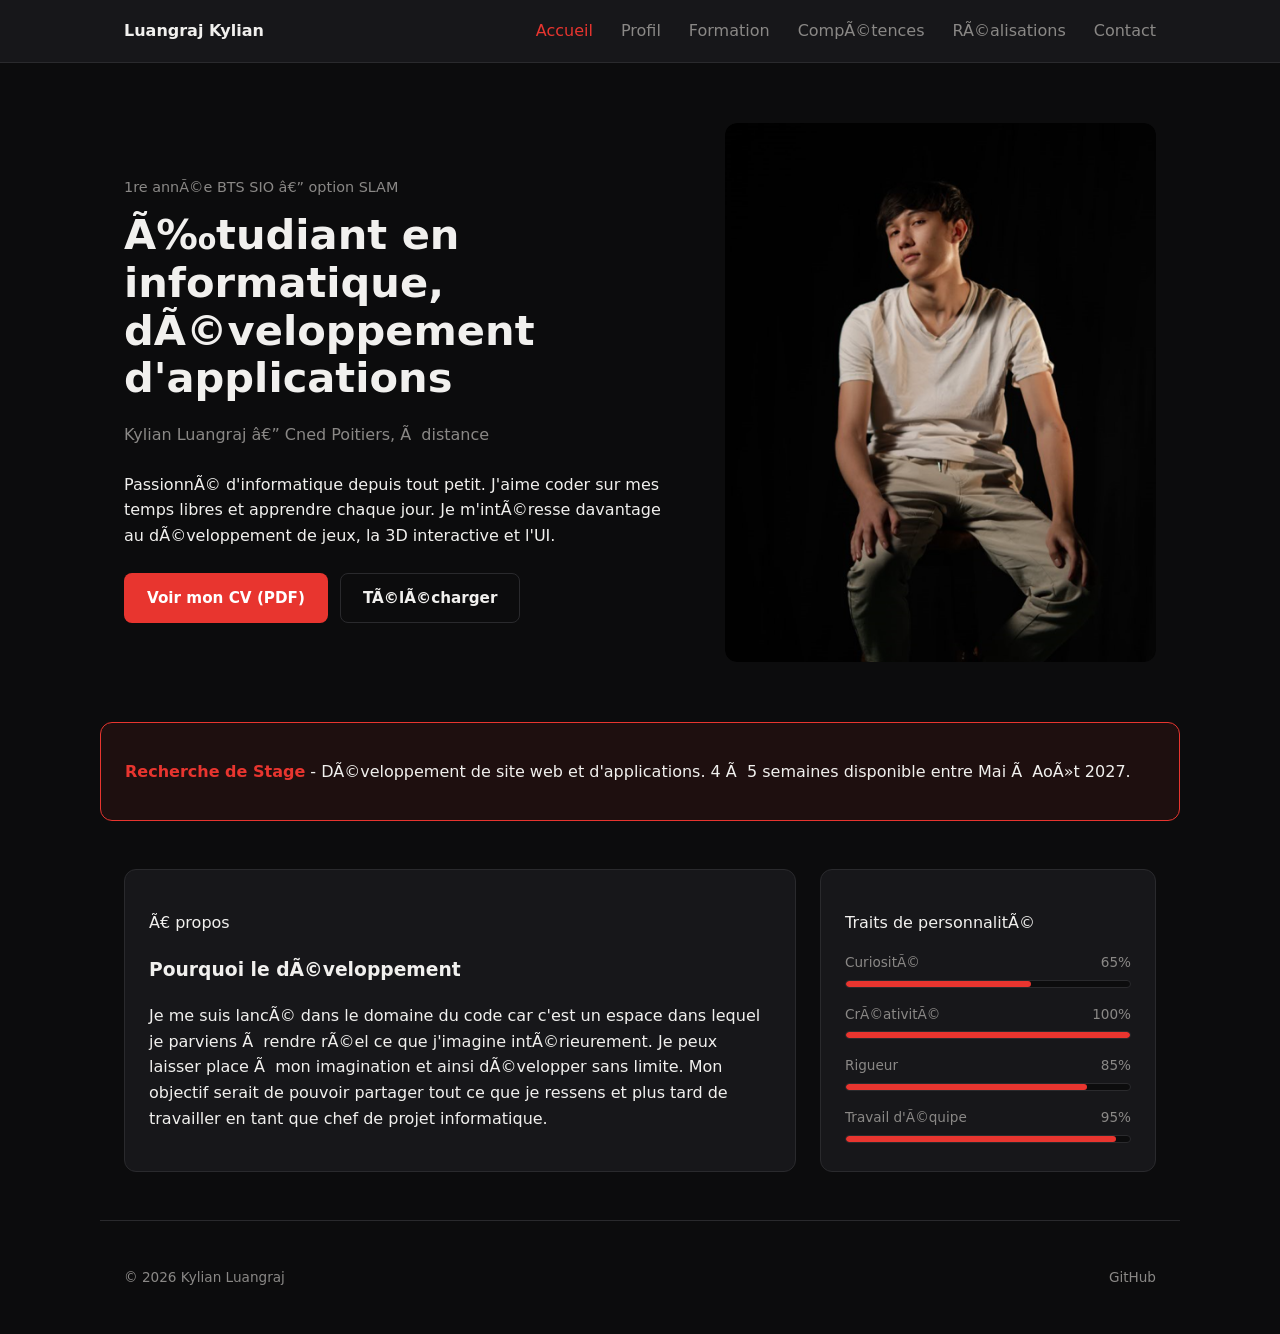
<file: index.html>
<!-- Structure de base d'une page HTML -->
<!DOCTYPE html>
<html lang="fr">
<head>
    <meta charset="UTS-8">
    <meta name="viewport" content="width=device-width, initial-scale=1.0">
    <title> Luangraj Kylian - Étudiant en développement d'applications </title>
    <link rel="stylesheet" href="assets/css/style.css">

</head>
<body>
<header class="site-header">
    <!-- Développement de la navigation par liste ul et li en les stylisant ensuite dans le css. -->

    <nav class="nav">
        <a href="index.html" class="nav-mark"> Luangraj Kylian</a>
        <button class="nav-toggle" aria-label="Ouvrir le menu" aria-expanded="false">☰</button>
        <ul class="nav-links">
            <!-- Utilisation de aria-current="page" Pour définir dans le css sur quelle page nous sommes actuellement dans le but que sur la nav, le bouton Accueil dans le cas de cette page soit en rouge comparer aux autres. -->
            <li><a href="index.html" aria-current="page"> Accueil</a></li>
            <li><a href="profil.html"> Profil</a></li>
            <li><a href="formation.html"> Formation</a></li>
            <li><a href="competence.html"> Compétences</a></li>
            <li><a href="realisations.html"> Réalisations</a></li>
            <li><a href="contact.html"> Contact</a></li>
        </ul>
    </nav>
</header>
<!-- Présentation courte avec photo + texte de présentation sur moi. -->

<main>
    <section class="hero">
        <div class="hero-text">
            <p class="kicker">1re année BTS SIO — option SLAM</p>
            <h1>Étudiant en informatique, développement d'applications</h1>
            <p class="role">Kylian Luangraj — Cned Poitiers, à distance</p>
            <p>Passionné d'informatique depuis tout petit. J'aime coder sur mes temps libres et apprendre chaque jour. Je m'intéresse davantage au développement de jeux, la 3D interactive et l'UI.</p>
            <div class="btn-row">
                <a class="btn btn-primary" href="assets/cv/CV-Kylian-Luangraj.pdf" target="_blank" rel="noopener">Voir mon CV (PDF)</a>
                <a class="btn btn-ghost" href="assets/cv/CV-Kylian-Luangraj.pdf" download>Télécharger</a>
            </div>
        </div>
        <div class="hero-photo">
            <img src="assets/img/kylian-photo.png" alt="Portrait professionnel de Luangraj Kylian">
        </div>
    </section>
    <section>
        <!-- Call pour les recruteurs en leurs proposant le fait que je souhaite un stage de 4 à 5 semaines lors de l'année prochaine sur les domaines proposés. Il sera bien mis en avant dans un bloc de couleur entouré de rouge et le texte important aussi relevé comparer aux autres. -->
        <div class="call">
            <p><strong>Recherche de Stage</strong> - Développement de site web et d'applications. 4 à 5 semaines disponible entre Mai à Août 2027.</p>
        </div>
    </section>
    <!-- Un petit à propos dont j'ai eu l'idée de construire pour définir mes objectifs concrets ainsi que mes traits de personnalité pour que le recruteur connaisse réellement ma personne et mes points forts. -->
    <section>
        <div class="propos">
            <div class="card-propos">
            <p class="eyebrow">À propos</p> 
            <h3>Pourquoi le développement</h3>
            <p>Je me suis lancé dans le domaine du code car c'est un espace dans lequel je parviens à rendre réel ce que j'imagine intérieurement. Je peux laisser place à mon imagination et ainsi développer sans limite. Mon objectif serait de pouvoir partager tout ce que je ressens et plus tard de travailler en tant que chef de projet informatique.</p>
            </div>
            <div class="cards-liste">
                <p class="eyebrow">Traits de personnalité</p>
                <ul class="trait-liste">
                    <!-- Différents traits mis en avant, surtout des traits pouvant démontrer ma motivation à apprendre ainsi que ma facilité à pouvoir travailler avec n'importe qui. -->
                    <li class="trait">
                        <div class="trait-head"><span>Curiosité</span><span>65%</span></div>
                        <div class="trait-bar"><div class="trait-fill" style="width:65%;"></div></div>
                    </li>
                    <li class="trait">
                        <div class="trait-head"><span>Créativité</span><span>100%</span></div>
                        <div class="trait-bar"><div class="trait-fill" style="width:100%;"></div></div>
                    </li>
                    <li class="trait">
                        <div class="trait-head"><span>Rigueur</span><span>85%</span></div>
                        <div class="trait-bar"><div class="trait-fill" style="width:85%;"></div></div>
                    </li>
                    <li class="trait">
                        <div class="trait-head"><span>Travail d'équipe</span><span>95%</span></div>
                        <div class="trait-bar"><div class="trait-fill" style="width:95%;"></div></div>
                    </li>
                </ul>
            </div>
        </div>
    </section>
</main>
<!-- Footer de la page ainsi que la redirection vers mon GitHub. -->

<footer>
    <p>&copy; 2026 Kylian Luangraj</p>
    <a href="https://github.com/SpectrionStudio" target="_blank" rel="noopener">GitHub</a>
</footer>
<script src="assets/js/main.js"></script>
</body>
</html>
</file>
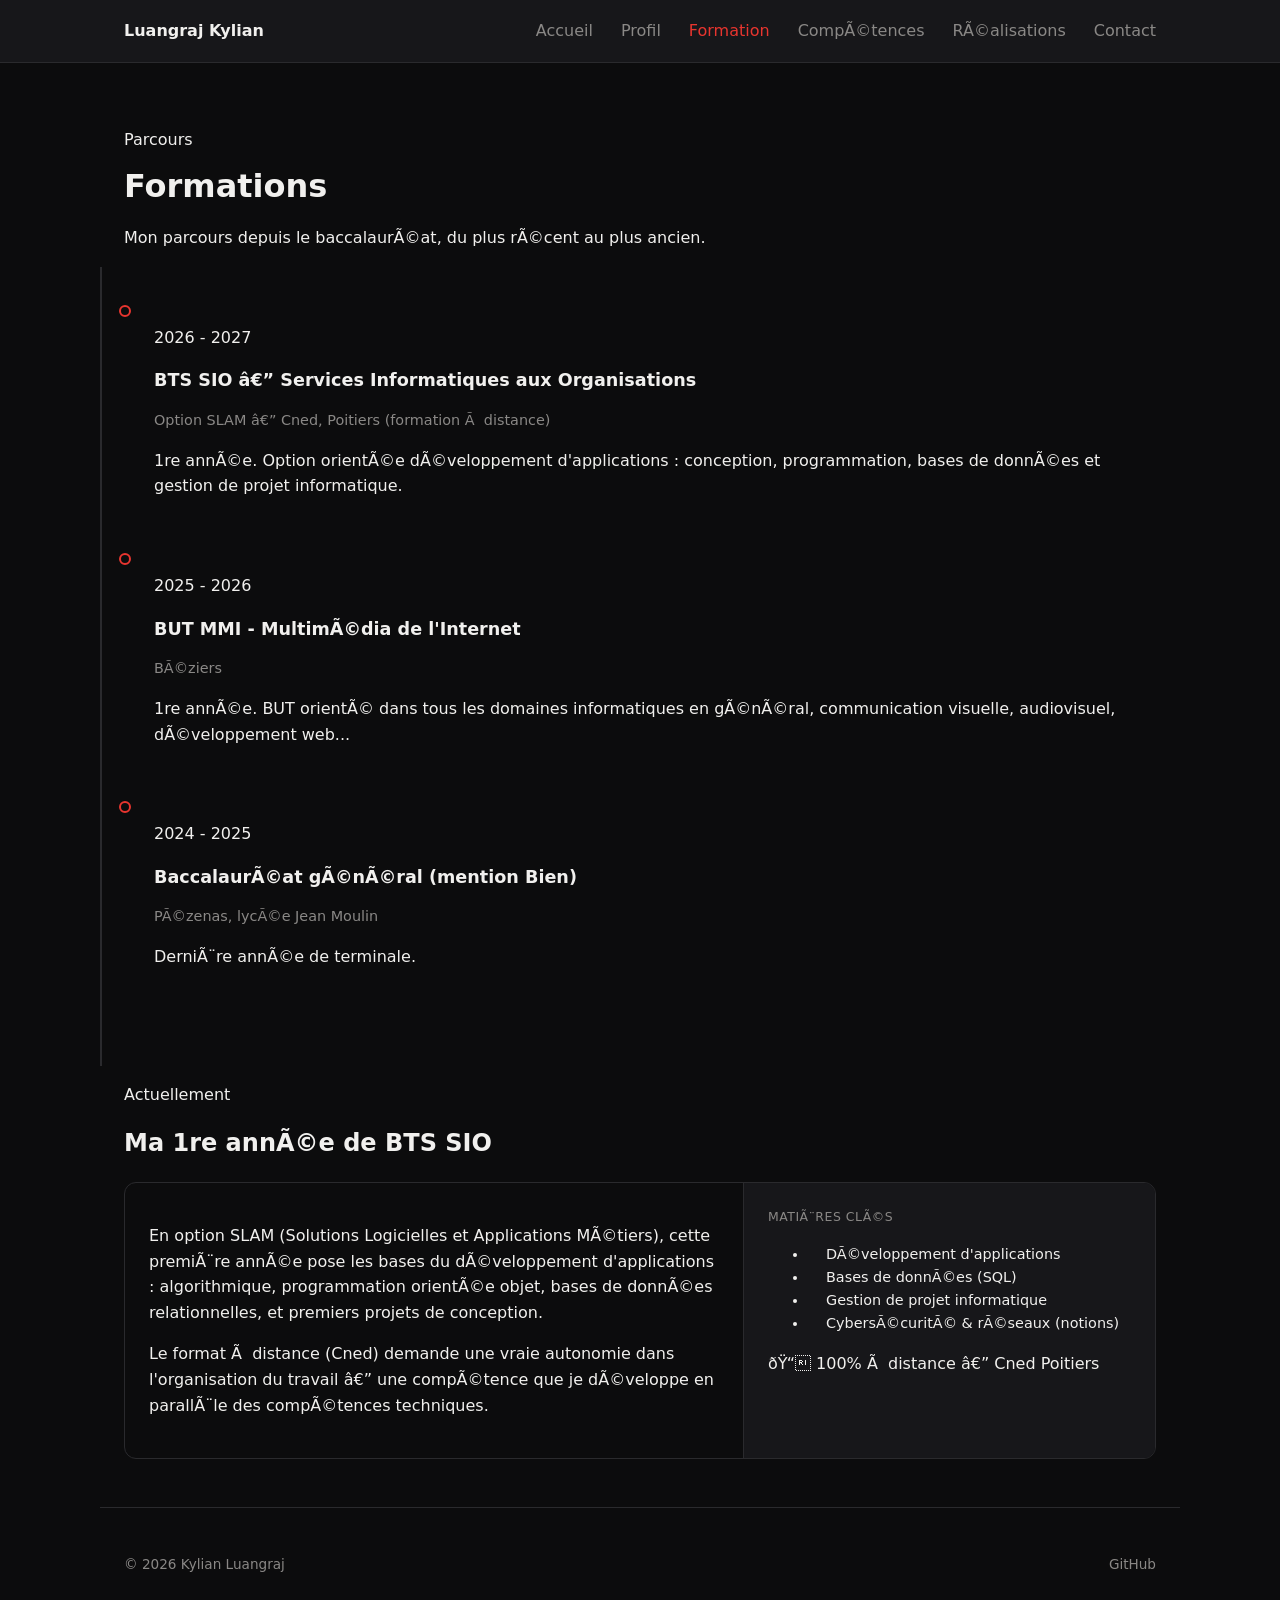
<file: formation.html>
<!-- Paragraphe de code de base une nouvelle fois. -->
<!DOCTYPE html>
<html lang="fr">
<head>
    <meta charset="UTS-8">
    <meta name="viewport" content="width=device-width, initial-scale=1.0">
    <title> Formation — Kylian Luangraj </title>
    <link rel="stylesheet" href="assets/css/style.css">

</head>
<body>
    <!-- Même navigation mais comme avant, on change concrètement où se trouve le aria current page pour le rouge se présentant sur cette nouvelle. -->
<header class="site-header">
    <nav class="nav">
        <a href="index.html" class="nav-mark"> Luangraj Kylian</a>
        <button class="nav-toggle" aria-label="Ouvrir le menu" aria-expanded="false">☰</button>
        <ul class="nav-links">
            <li><a href="index.html"> Accueil</a></li>
            <li><a href="profil.html"> Profil</a></li>
            <li><a href="formation.html" aria-current="page"> Formation</a></li>
            <li><a href="competence.html"> Compétences</a></li>
            <li><a href="realisations.html"> Réalisations</a></li>
            <li><a href="contact.html"> Contact</a></li>
        </ul>
    </nav>
</header>
<main>
<!-- Petite présentation de page avec des textes dominants pour attirer l'oeil du visiteur. -->
    <section>
        <div class="section-head">
            <p class="eyebrow">Parcours</p>
            <h1>Formations</h1>
            <p>Mon parcours depuis le baccalauréat, du plus récent au plus ancien.</p>
        </div>
        <ol class="timeline">
            <li>
                <p class="periode">2026 - 2027</p>
                <h3>BTS SIO — Services Informatiques aux Organisations</h3>
                <p class="place">Option SLAM — Cned, Poitiers (formation à distance)</p>
                <p>1re année. Option orientée développement d'applications : conception, programmation, bases de données et gestion de projet informatique.</p>
            </li>

            <li>
                <p class="periode">2025 - 2026</p>
                <h3>BUT MMI - Multimédia de l'Internet</h3>
                <p class="place">Béziers</p>
                <p>1re année. BUT orienté dans tous les domaines informatiques en général, communication visuelle, audiovisuel, développement web...</p>
            </li>

            <li>
                <p class="periode">2024 - 2025</p>
                <h3>Baccalauréat général (mention Bien)</h3>
                <p class="place">Pézenas, lycée Jean Moulin</p>
                <p>Dernière année de terminale.</p>
            </li>
        </ol>
    </section>

   <div class="focus-wrap">
        <p class="eyebrow">Actuellement</p>
        <h2>Ma 1re année de BTS SIO</h2>
        <div class="focus-grid">
            <div class="focus-text">
                <p>En option SLAM (Solutions Logicielles et Applications Métiers), cette première année pose les bases du développement d'applications : algorithmique, programmation orientée objet, bases de données relationnelles, et premiers projets de conception.</p>
                <p>Le format à distance (Cned) demande une vraie autonomie dans l'organisation du travail — une compétence que je développe en parallèle des compétences techniques.</p>
            </div>
            <div class="focus-side">
                <p class="focus-side-label">Matières clés</p>
                <ul class="focus-matieres">
                    <li>Développement d'applications</li>
                    <li>Bases de données (SQL)</li>
                    <li>Gestion de projet informatique</li>
                    <li>Cybersécurité &amp; réseaux (notions)</li>
                </ul>
                <div class="focus-badge">📍 100% à distance — Cned Poitiers</div>
            </div>
        </div>
    </div>
</main>

<script src="assets/js/main.js"></script>
</body>
<footer>
    <p>&copy; 2026 Kylian Luangraj</p>
    <a href="https://github.com/SpectrionStudio" target="_blank" rel="noopener">GitHub</a>
</footer>
</file>
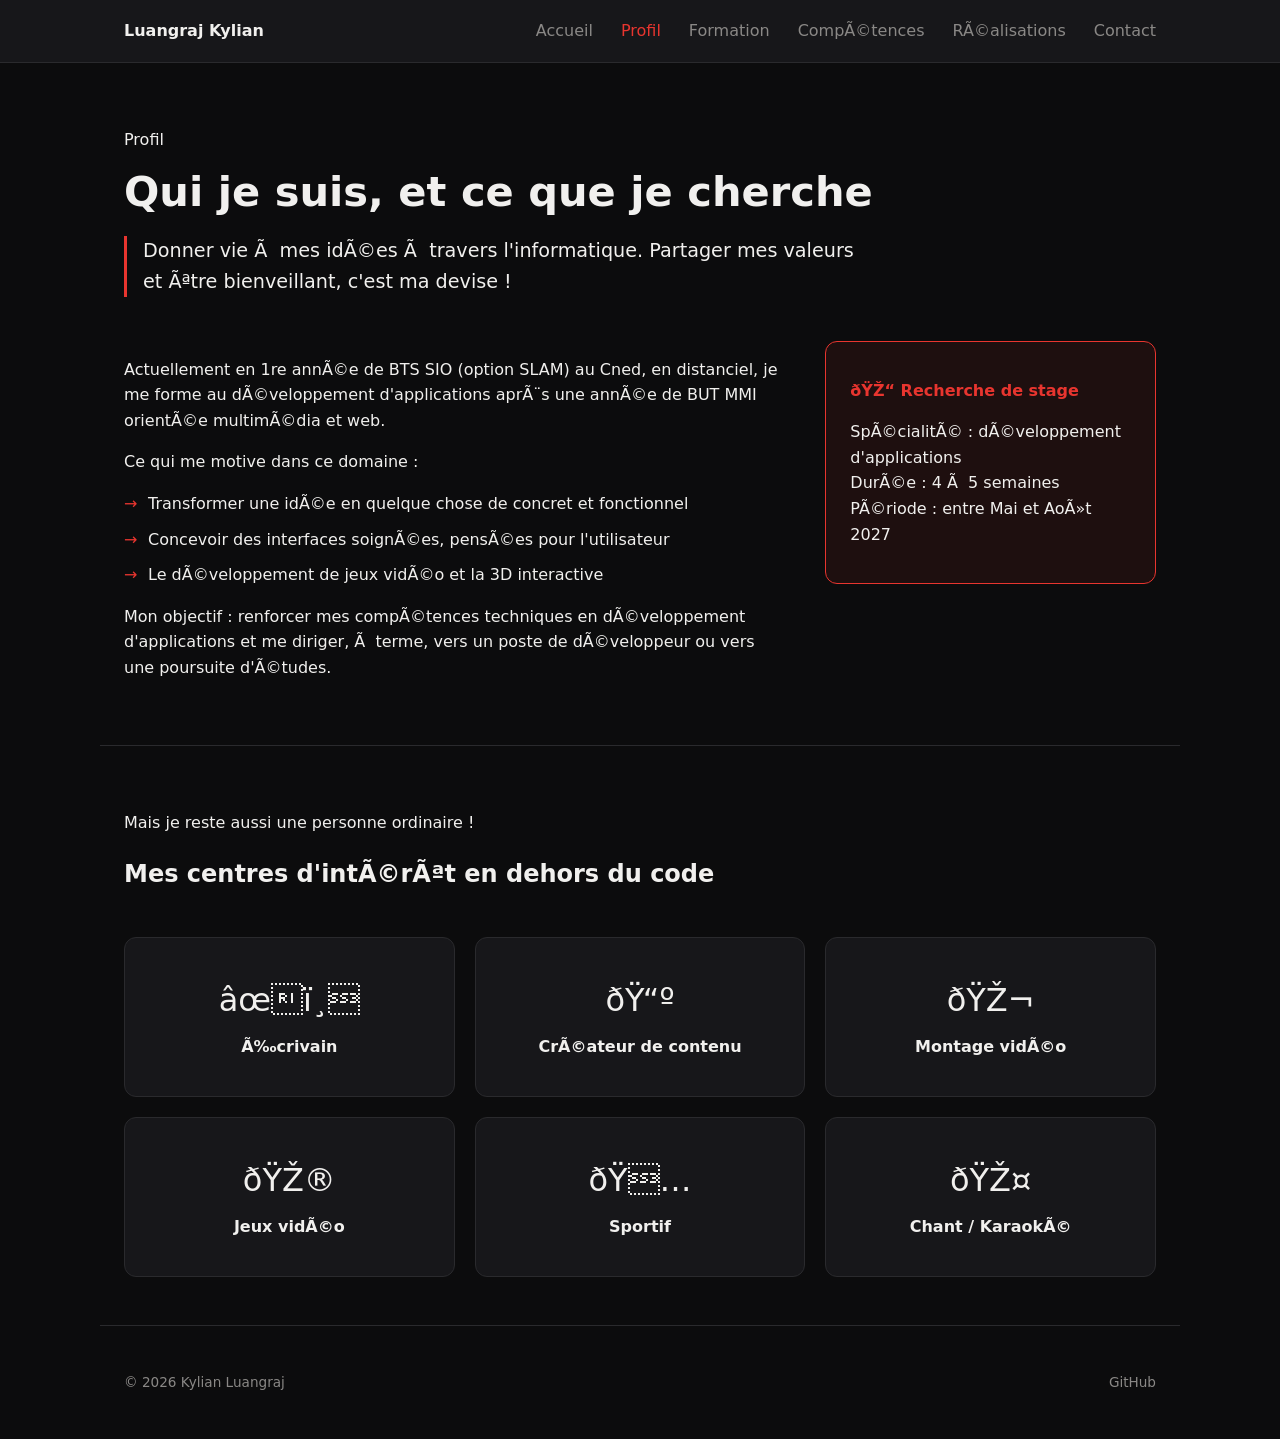
<file: profil.html>
<!DOCTYPE html>
<html lang="fr">
<head>
    <meta charset="UTS-8">
    <meta name="viewport" content="width=device-width, initial-scale=1.0">
    <title> Profil — Kylian Luangraj </title>
    <link rel="stylesheet" href="assets/css/style.css">

</head>
<body>
<header class="site-header">
    <nav class="nav">
        <a href="index.html" class="nav-mark"> Luangraj Kylian</a>
        <button class="nav-toggle" aria-label="Ouvrir le menu" aria-expanded="false">☰</button>
        <ul class="nav-links">
            <li><a href="index.html"> Accueil</a></li>
            <li><a href="profil.html" aria-current="page"> Profil</a></li>
            <li><a href="formation.html"> Formation</a></li>
            <li><a href="competence.html"> Compétences</a></li>
            <li><a href="realisations.html"> Réalisations</a></li>
            <li><a href="contact.html"> Contact</a></li>
        </ul>
    </nav>
</header> 

<main>
    <section>
        <!-- Je définis mes motivations ainsi que pourquoi concrètement je suis dans ce domaine. Le but est de pouvoir donner la raison pour laquelle je me passionne dans l'informatique et pourquoi il serait intéressant de me recruter sans avoir à douter de moi ou de mes raisons de travailler. -->
        <div class="profil-head">
            <p class="eyebrow">Profil</p>
            <h1>Qui je suis, et ce que je cherche</h1>
            <p class="accroche">Donner vie à mes idées à travers l'informatique. Partager mes valeurs et être bienveillant, c'est ma devise !</p>
        </div>

        <div class="profil-grid">
            <!-- Une simple decription de qui je suis ainsi qu'une petite liste intégrée dans le paragraphe pour ne pas donner cet effet de bloc par bloc. Cela fait un peu respirer le texte ainsi que la personne lisant le contenu. -->
            <div>
                <p>Actuellement en 1re année de BTS SIO (option SLAM) au Cned, en distanciel, je me forme au développement d'applications après une année de BUT MMI orientée multimédia et web.</p>
                <p>Ce qui me motive dans ce domaine :</p>
                <ul class="motiv-list">
                    <li>Transformer une idée en quelque chose de concret et fonctionnel</li>
                    <li>Concevoir des interfaces soignées, pensées pour l'utilisateur</li>
                    <li>Le développement de jeux vidéo et la 3D interactive</li>
                </ul>
                <p>Mon objectif : renforcer mes compétences techniques en développement d'applications et me diriger, à terme, vers un poste de développeur ou vers une poursuite d'études.</p>
            </div>
            <div class="call">
                <!-- Je mets un second Call car forcément c'est une chose que je recherche donc cela correspond au thème de la page une nouvelle fois. -->
                <p><strong>🎓 Recherche de stage</strong></p>
                <p>Spécialité : développement d'applications<br>
                Durée : 4 à 5 semaines<br>
                Période : entre Mai et Août 2027</p>
            </div>
        </div>
    </section>

<!-- Définition de différentes cartes hobbys que j'ai mis en place afin de pouvoir présenter mes activités en dehors des cours et pouvoir prouver que je suis quelqu'un pratiquant différentes choses totalement différentess. Ma polyvalence peut donc devenir un bon point à prendre pour les recruteurs. -->


    <section>
  <div class="interets-head">
    <p class="eyebrow">Mais je reste aussi une personne ordinaire !</p>
    <h2>Mes centres d'intérêt en dehors du code</h2>
  </div>

  <div class="interets-grid">
    <div class="flip-carte">
      <div class="flip-inner">
        <div class="flip-front">
          <span class="flip-icone">✍️</span>
          <p class="flip-title">Écrivain</p>
        </div>
        <div class="flip-back">
          <p>J'écris un roman Light Novel depuis 8 ans — c'est ce qui a le plus développé mon imagination et ma créativité.</p>
        </div>
      </div>
    </div>

    <div class="flip-carte">
      <div class="flip-inner">
        <div class="flip-front">
          <span class="flip-icone">📺</span>
          <p class="flip-title">Créateur de contenu</p>
        </div>
        <div class="flip-back">
          <p>Je gère plusieurs chaînes sur YouTube, Twitch et d'autres plateformes.</p>
        </div>
      </div>
    </div>

    <div class="flip-carte">
      <div class="flip-inner">
        <div class="flip-front">
          <span class="flip-icone">🎬</span>
          <p class="flip-title">Montage vidéo</p>
        </div>
        <div class="flip-back">
          <p>Pour ma chaîne YouTube, je monte mes vidéos moi-même avec Wondershare Filmora.</p>
        </div>
      </div>
    </div>

    <div class="flip-carte">
      <div class="flip-inner">
        <div class="flip-front">
          <span class="flip-icone">🎮</span>
          <p class="flip-title">Jeux vidéo</p>
        </div>
        <div class="flip-back">
          <p>Je joue beaucoup, en m'intéressant à la construction des jeux eux-mêmes — ça m'a donné envie de créer les miens en 2D.</p>
        </div>
      </div>
    </div>

    <div class="flip-carte">
      <div class="flip-inner">
        <div class="flip-front">
          <span class="flip-icone">🏅</span>
          <p class="flip-title">Sportif</p>
        </div>
        <div class="flip-back">
          <p>Football, handball, baseball, natation, musculation — plusieurs sports pratiqués au fil du temps.</p>
        </div>
      </div>
    </div>

    <div class="flip-carte">
        <div class="flip-inner">
            <div class="flip-front">
                <span class="flip-icone">🎤</span>
                <p class="flip-title">Chant / Karaoké</p>
            </div>
            <div class="flip-back">
                <p>Je double et chante en plusieurs langues — anglais, français et japonais.</p>
            </div>
        </div>
    </div>
  </div>

</section>
</main>
<!-- Le footer une nouvelle fois. -->
<footer>
    <p>&copy; 2026 Kylian Luangraj</p>
    <a href="https://github.com/SpectrionStudio" target="_blank" rel="noopener">GitHub</a>
</footer>
<script src="assets/js/main.js"></script>
</body>
</html>
</file>
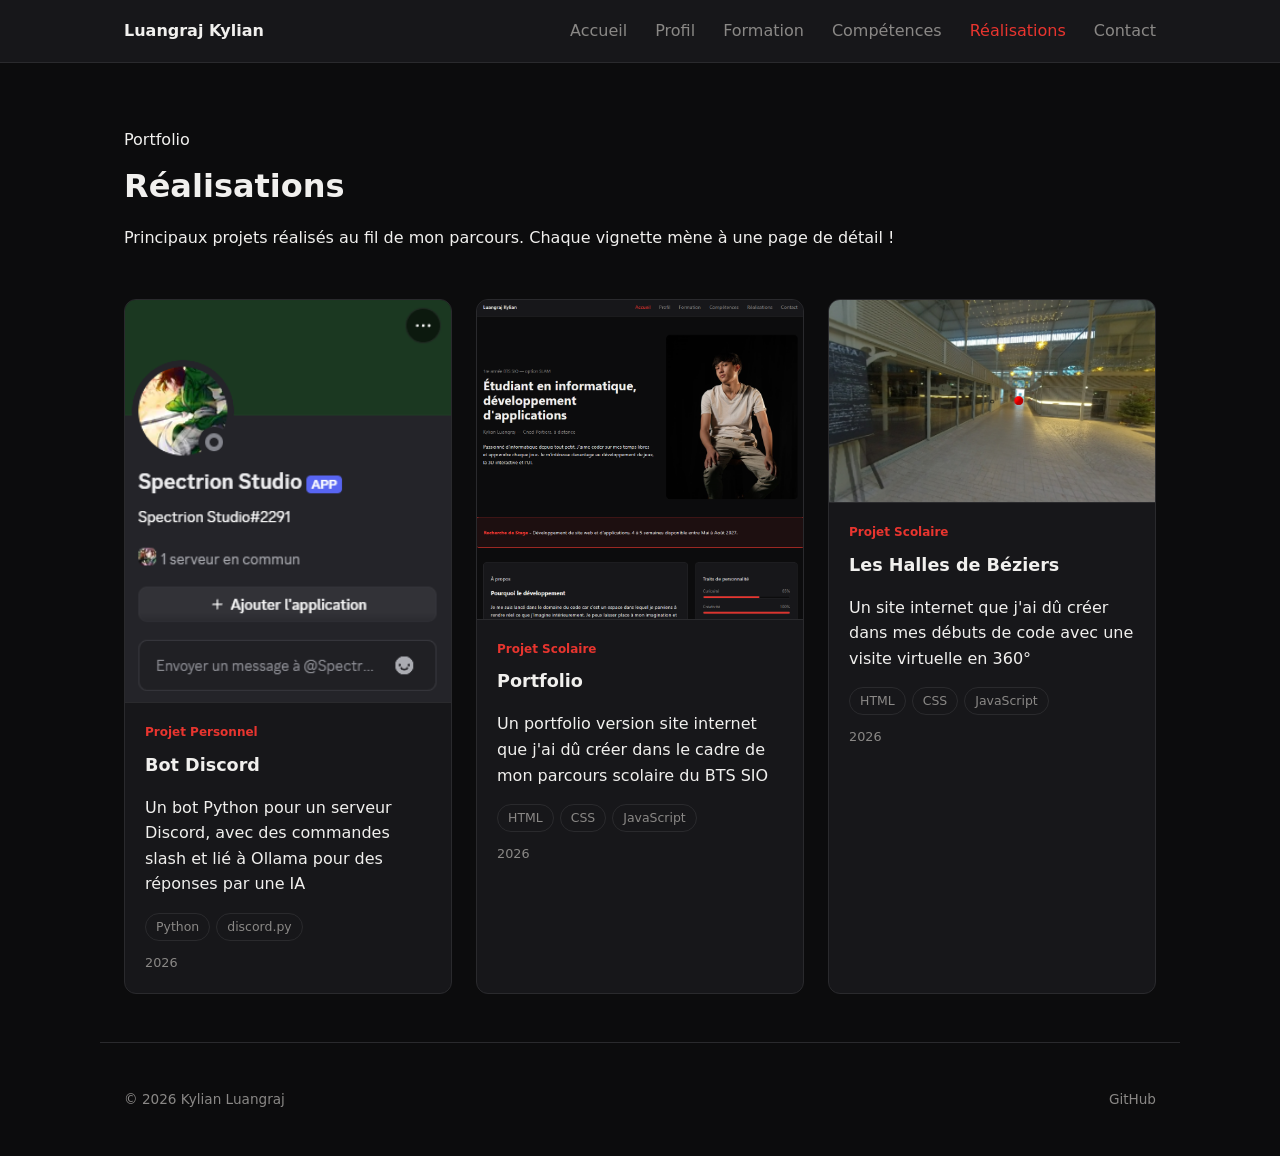
<file: realisations.html>
<!DOCTYPE html>
<html lang="fr">
<head>
<meta charset="UTF-8">
<meta name="viewport" content="width=device-width, initial-scale=1.0">
<title>Réalisations — Kylian Luangraj</title>
<link rel="stylesheet" href="assets/css/style.css">
</head>
<body>

<header class="site-header">
    <nav class="nav">
        <a href="index.html" class="nav-mark"> Luangraj Kylian</a>
        <button class="nav-toggle" aria-label="Ouvrir le menu" aria-expanded="false">☰</button>
        <ul class="nav-links">
            <li><a href="index.html"> Accueil</a></li>
            <li><a href="profil.html"> Profil</a></li>
            <li><a href="formation.html"> Formation</a></li>
            <li><a href="competence.html"> Compétences</a></li>
            <li><a href="realisations.html" aria-current="page"> Réalisations</a></li>
            <li><a href="contact.html"> Contact</a></li>
        </ul>
    </nav>
</header>

<main>
  <section>
    <div class="section-head">
      <p class="eyebrow">Portfolio</p>
      <h1>Réalisations</h1>
      <p>Principaux projets réalisés au fil de mon parcours. Chaque vignette mène à une page de détail !</p>
    </div>

    <div class="projets-grid">

      <a class="projet-carte" href="realisations/discord-bot.html">
        <div class="projet-miniature">
          <img src="assets/img/Riyobot.png" alt="Capture de présentation du bot discord">
        </div>
        <div class="projet-corps">
          <p class="projet-cat">Projet Personnel</p>
          <h2>Bot Discord</h2>
          <p>Un bot Python pour un serveur Discord, avec des commandes slash et lié à Ollama pour des réponses par une IA</p>
          <ul class="projet-techs">
            <li>Python</li>
            <li>discord.py</li>
          </ul>
          <p class="projet-date">2026</p>
        </div>
      </a>

      <a class="projet-carte" href="realisations/portfolio.html">
        <div class="projet-miniature">
          <img src="assets/img/portfolio capture.png" alt="Capture de présentation du projet portfolio">
        </div>
        <div class="projet-corps">
          <p class="projet-cat">Projet Scolaire</p>
          <h2>Portfolio</h2>
          <p>Un portfolio version site internet que j'ai dû créer dans le cadre de mon parcours scolaire du BTS SIO</p>
          <ul class="projet-techs">
            <li>HTML</li>
            <li>CSS</li>
            <li>JavaScript</li>
          </ul>
          <p class="projet-date">2026</p>
        </div>
      </a>

      <a class="projet-carte" href="realisations/Halles.html">
        <div class="projet-miniature">
          <img src="assets/img/halles2.png" alt="Capture de présentation du site des halles de béziers">
        </div>
        <div class="projet-corps">
          <p class="projet-cat">Projet Scolaire</p>
          <h2>Les Halles de Béziers</h2>
          <p>Un site internet que j'ai dû créer dans mes débuts de code avec une visite virtuelle en 360°</p>
          <ul class="projet-techs">
            <li>HTML</li>
            <li>CSS</li>
            <li>JavaScript</li>
          </ul>
          <p class="projet-date">2026</p>
        </div>
      </a>
    </div>
  </section>
</main>




</main>

<footer>
    <p>&copy; 2026 Kylian Luangraj</p>
    <a href="https://github.com/SpectrionStudio" target="_blank" rel="noopener">GitHub</a>
</footer>
<script src="assets/js/main.js"></script>

</body>
</html>
</file>
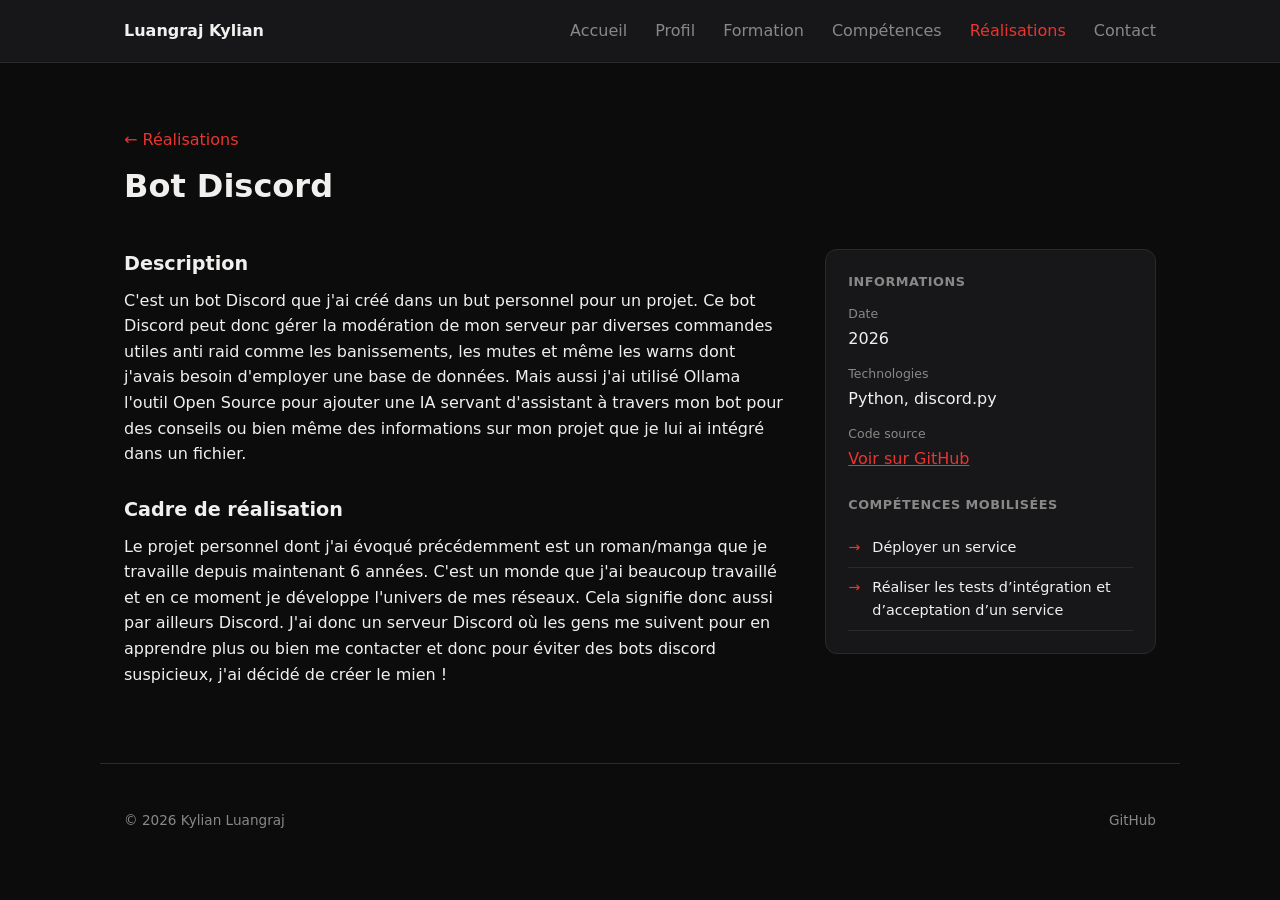
<file: realisations/discord-bot.html>
<!DOCTYPE html>
<html lang="fr">
<head>
<meta charset="UTF-8">
<meta name="viewport" content="width=device-width, initial-scale=1.0">
<title>Bot Discord — Kylian Luangraj</title>
<link rel="stylesheet" href="../assets/css/style.css">
</head>
<body>

<header class="site-header">
    <nav class="nav">
        <a href="index.html" class="nav-mark"> Luangraj Kylian</a>
        <button class="nav-toggle" aria-label="Ouvrir le menu" aria-expanded="false">☰</button>
        <ul class="nav-links">
            <li><a href="../index.html"> Accueil</a></li>
            <li><a href="../profil.html"> Profil</a></li>
            <li><a href="../formation.html"> Formation</a></li>
            <li><a href="../competence.html"> Compétences</a></li>
            <li><a href="../realisations.html" aria-current="page"> Réalisations</a></li>
            <li><a href="../contact.html"> Contact</a></li>
        </ul>
    </nav>
</header>

<main>
  <section>
    <div class="section-head">
      <p class="eyebrow"><a href="../realisations.html">← Réalisations</a></p>
      <h1>Bot Discord</h1>
    </div>

    <div class="detail-grid">
      <div class="detail-texte">
        <h2>Description</h2>
        <p>C'est un bot Discord que j'ai créé dans un but personnel pour un projet. Ce bot Discord peut donc gérer la modération de mon serveur par diverses commandes utiles anti raid comme les banissements, les mutes et même les warns dont j'avais besoin d'employer une base de données. Mais aussi j'ai utilisé Ollama l'outil Open Source pour ajouter une IA servant d'assistant à travers mon bot pour des conseils ou bien même des informations sur mon projet que je lui ai intégré dans un fichier.</p>

        <h2>Cadre de réalisation</h2>
        <p>Le projet personnel dont j'ai évoqué précédemment est un roman/manga que je travaille depuis maintenant 6 années. C'est un monde que j'ai beaucoup travaillé et en ce moment je développe l'univers de mes réseaux. Cela signifie donc aussi par ailleurs Discord. J'ai donc un serveur Discord où les gens me suivent pour en apprendre plus ou bien me contacter et donc pour éviter des bots discord suspicieux, j'ai décidé de créer le mien !</p>
      </div>

      <aside class="detail-infos">
        <h3>Informations</h3>
        <dl>
          <dt>Date</dt>
          <dd>2026</dd>
          <dt>Technologies</dt>
          <dd>Python, discord.py</dd>
          <dt>Code source</dt>
          <dd><a href="https://github.com/SpectrionStudio/discord-bot" target="_blank" rel="noopener">Voir sur GitHub</a></dd>
        </dl>

        <h3>Compétences mobilisées</h3>
        <ul class="comp-liste">
          <li>Déployer un service</li>
          <li>Réaliser les tests d’intégration et d’acceptation d’un service</li>

        </ul>
      </aside>
    </div>
  </section>
</main>

<footer>
    <p>&copy; 2026 Kylian Luangraj</p>
    <a href="https://github.com/SpectrionStudio" target="_blank" rel="noopener">GitHub</a>
</footer>
<script src="../assets/js/main.js"></script>

</body>
</html>
</file>
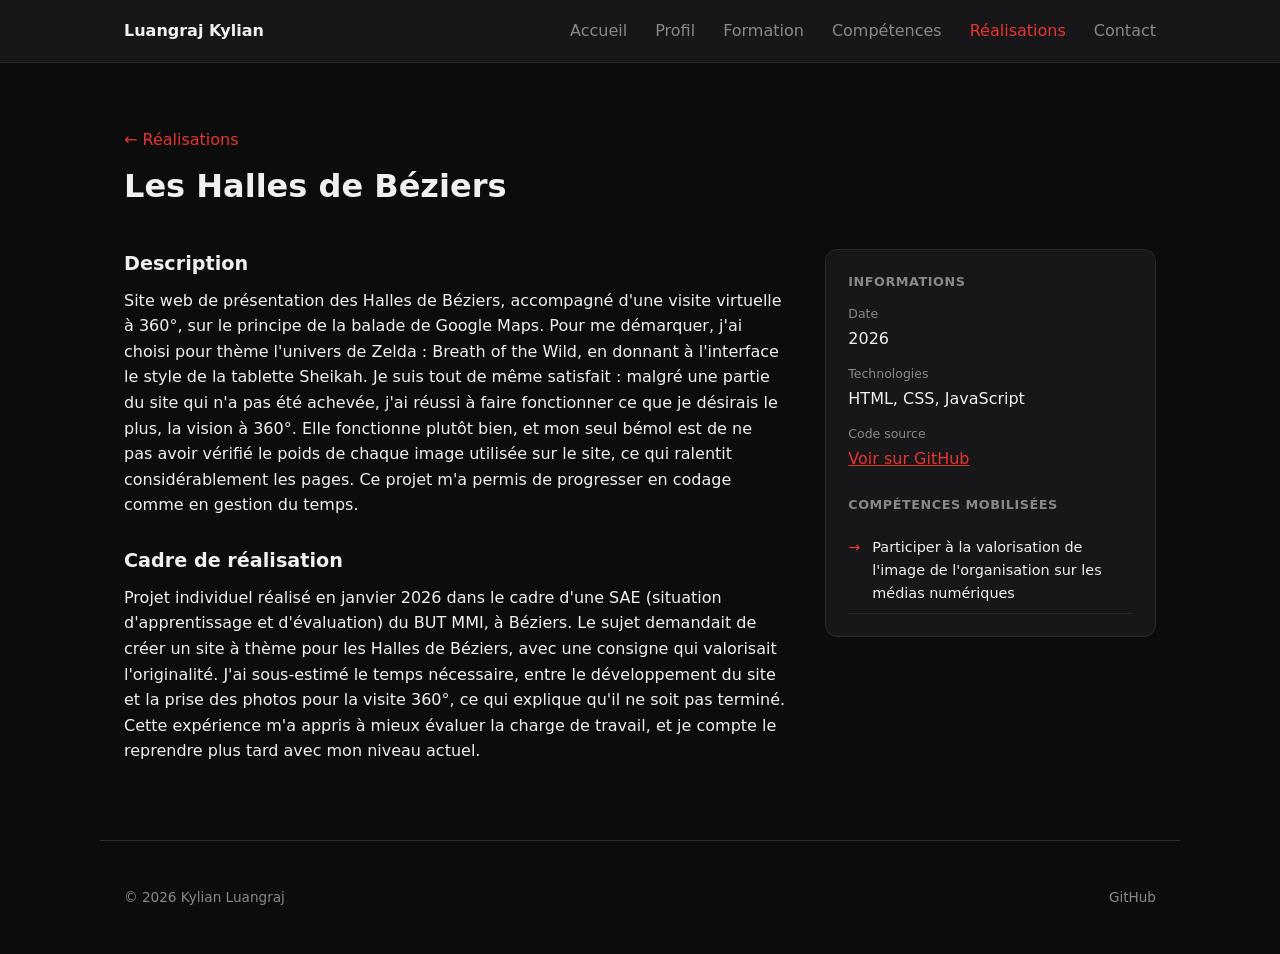
<file: realisations/Halles.html>
<!DOCTYPE html>
<html lang="fr">
<head>
<meta charset="UTF-8">
<meta name="viewport" content="width=device-width, initial-scale=1.0">
<title>Les Halles — Kylian Luangraj</title>
<link rel="stylesheet" href="../assets/css/style.css">
</head>
<body>

<header class="site-header">
    <nav class="nav">
        <a href="index.html" class="nav-mark"> Luangraj Kylian</a>
        <button class="nav-toggle" aria-label="Ouvrir le menu" aria-expanded="false">☰</button>
        <ul class="nav-links">
            <li><a href="../index.html"> Accueil</a></li>
            <li><a href="../profil.html"> Profil</a></li>
            <li><a href="../formation.html"> Formation</a></li>
            <li><a href="../competence.html"> Compétences</a></li>
            <li><a href="../realisations.html" aria-current="page"> Réalisations</a></li>
            <li><a href="../contact.html"> Contact</a></li>
        </ul>
    </nav>
</header>

<main>
  <section>
    <div class="section-head">
      <p class="eyebrow"><a href="../realisations.html">← Réalisations</a></p>
      <h1>Les Halles de Béziers</h1>
    </div>

    <div class="detail-grid">
      <div class="detail-texte">
        <h2>Description</h2>
        <p>Site web de présentation des Halles de Béziers, accompagné d'une visite virtuelle à 360°, sur le principe de la balade de Google Maps. Pour me démarquer, j'ai choisi pour thème l'univers de Zelda : Breath of the Wild, en donnant à l'interface le style de la tablette Sheikah. Je suis tout de même satisfait : malgré une partie du site qui n'a pas été achevée, j'ai réussi à faire fonctionner ce que je désirais le plus, la vision à 360°. Elle fonctionne plutôt bien, et mon seul bémol est de ne pas avoir vérifié le poids de chaque image utilisée sur le site, ce qui ralentit considérablement les pages. Ce projet m'a permis de progresser en codage comme en gestion du temps.</p>
        <h2>Cadre de réalisation</h2>
        <p>Projet individuel réalisé en janvier 2026 dans le cadre d'une SAE (situation d'apprentissage et d'évaluation) du BUT MMI, à Béziers. Le sujet demandait de créer un site à thème pour les Halles de Béziers, avec une consigne qui valorisait l'originalité. J'ai sous-estimé le temps nécessaire, entre le développement du site et la prise des photos pour la visite 360°, ce qui explique qu'il ne soit pas terminé. Cette expérience m'a appris à mieux évaluer la charge de travail, et je compte le reprendre plus tard avec mon niveau actuel.</p>
      </div>

      <aside class="detail-infos">
        <h3>Informations</h3>
        <dl>
          <dt>Date</dt>
          <dd>2026</dd>
          <dt>Technologies</dt>
          <dd>HTML, CSS, JavaScript</dd>
          <dt>Code source</dt>
          <dd><a href="https://github.com/SpectrionStudio/les-halles-de-beziers" target="_blank" rel="noopener">Voir sur GitHub</a></dd>
        </dl>

        <h3>Compétences mobilisées</h3>
        <ul class="comp-liste">
          <li>Participer à la valorisation de l'image de l'organisation sur les médias numériques</li>

        </ul>
      </aside>
    </div>
  </section>
</main>

<footer>
    <p>&copy; 2026 Kylian Luangraj</p>
    <a href="https://github.com/SpectrionStudio" target="_blank" rel="noopener">GitHub</a>
</footer>
<script src="../assets/js/main.js"></script>

</body>
</html>
</file>
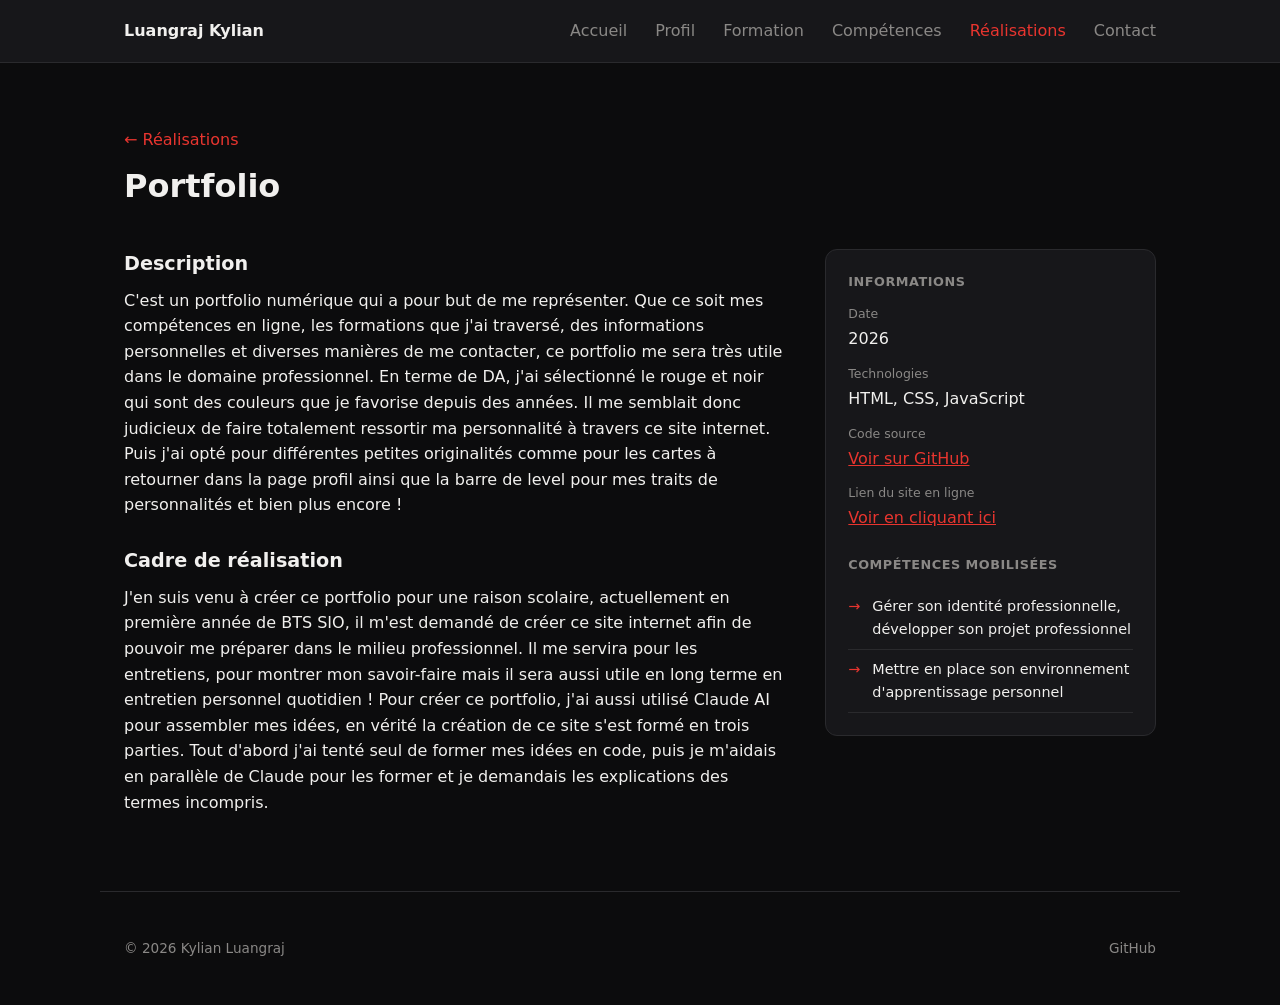
<file: realisations/portfolio.html>
<!DOCTYPE html>
<html lang="fr">
<head>
<meta charset="UTF-8">
<meta name="viewport" content="width=device-width, initial-scale=1.0">
<title>Portfolio — Kylian Luangraj</title>
<link rel="stylesheet" href="../assets/css/style.css">
</head>
<body>

<header class="site-header">
    <nav class="nav">
        <a href="index.html" class="nav-mark"> Luangraj Kylian</a>
        <button class="nav-toggle" aria-label="Ouvrir le menu" aria-expanded="false">☰</button>
        <ul class="nav-links">
            <li><a href="../index.html"> Accueil</a></li>
            <li><a href="../profil.html"> Profil</a></li>
            <li><a href="../formation.html"> Formation</a></li>
            <li><a href="../competence.html"> Compétences</a></li>
            <li><a href="../realisations.html" aria-current="page"> Réalisations</a></li>
            <li><a href="../contact.html"> Contact</a></li>
        </ul>
    </nav>
</header>

<main>
  <section>
    <div class="section-head">
      <p class="eyebrow"><a href="../realisations.html">← Réalisations</a></p>
      <h1>Portfolio</h1>
    </div>

    <div class="detail-grid">
      <div class="detail-texte">
        <h2>Description</h2>
        <p>C'est un portfolio numérique qui a pour but de me représenter. Que ce soit mes compétences en ligne, les formations que j'ai traversé, des informations personnelles et diverses manières de me contacter, ce portfolio me sera très utile dans le domaine professionnel. En terme de DA, j'ai sélectionné le rouge et noir qui sont des couleurs que je favorise depuis des années. Il me semblait donc judicieux de faire totalement ressortir ma personnalité à travers ce site internet. Puis j'ai opté pour différentes petites originalités comme pour les cartes à retourner dans la page profil ainsi que la barre de level pour mes traits de personnalités et bien plus encore !</p>

        <h2>Cadre de réalisation</h2>
        <p>J'en suis venu à créer ce portfolio pour une raison scolaire, actuellement en première année de BTS SIO, il m'est demandé de créer ce site internet afin de pouvoir me préparer dans le milieu professionnel. Il me servira pour les entretiens, pour montrer mon savoir-faire mais il sera aussi utile en long terme en entretien personnel quotidien ! Pour créer ce portfolio, j'ai aussi utilisé Claude AI pour assembler mes idées, en vérité la création de ce site s'est formé en trois parties. Tout d'abord j'ai tenté seul de former mes idées en code, puis je m'aidais en parallèle de Claude pour les former et je demandais les explications des termes incompris.</p>
      </div>

      <aside class="detail-infos">
        <h3>Informations</h3>
        <dl>
          <dt>Date</dt>
          <dd>2026</dd>
          <dt>Technologies</dt>
          <dd>HTML, CSS, JavaScript</dd>
          <dt>Code source</dt>
          <dd><a href="https://github.com/SpectrionStudio/portfolio" target="_blank" rel="noopener">Voir sur GitHub</a></dd>
          <dt>Lien du site en ligne</dt>
          <dd><a href="https://spectrionstudio.github.io/portfolio/" target="_blank" rel="noopener">Voir en cliquant ici</a></dd>
        </dl>

        <h3>Compétences mobilisées</h3>
        <ul class="comp-liste">
          <li>Gérer son identité professionnelle, développer son projet professionnel</li>
          <li>Mettre en place son environnement d'apprentissage personnel</li>

        </ul>
      </aside>
    </div>
  </section>
</main>

<footer>
    <p>&copy; 2026 Kylian Luangraj</p>
    <a href="https://github.com/SpectrionStudio" target="_blank" rel="noopener">GitHub</a>
</footer>
<script src="../assets/js/main.js"></script>

</body>
</html>
</file>
<file: assets/css/style.css>
/* Bienvenu sur le css de mon site internet, j'ai opté pour un style contrastant entre le rouge et noir car c'est une DA qui me plaît énormément et j'ai fais de mon mieux pour la respecter jusqu'à la fin.
En espérant que vous apprécierez mon projet, il sera commenté jusqu'au bout par des petits messages de temps en temps, expliquant mes choix durant la création de mon site portfolio ! */


:root{
    --bg: #0c0c0d;
    --bg-raised: #17171a;
    --line: #2a2a2d;
    --text: #f1f0ee;
    --text-muted: #8a8886;
    --accent: #e8352f;
    --accent-dim: #b8241f;
    --accent-ink: #ffffff;
}

*,*::before,*::after{

    box-sizing: border-box;
}

body{
    margin:0;
    background:var(--bg);
    color: var(--text);
    font-family: system-ui, -apple-system, BlinkMacSystemFont, 'Segoe UI', Roboto, Oxygen, Ubuntu, Cantarell, 'Open Sans', 'Helvetica Neue', sans-serif;
    line-height: 1.6;
}

.site-header{
    background:var(--bg-raised);
    border-bottom:1px solid var(--line);
    position:relative;
    z-index:100;
}
/* J'ai opté pour une navigation simple qui ne reste pas fixe et qui s'en va une fois que l'on scroll. On conserve simplement la couleur rouge sur la page actuelle où l'on se trouve et la couleur d'une des redirections de la navigation change lorsque l'on passe la souris dessus. */

.nav{
    display:flex;
    justify-content: space-between;
    align-items: center;
    max-width: 1080px;
    margin: 0 auto;
    padding: 18px 24px;

}

.nav-links{


    display:flex;
    gap:28px;
    list-style: none;
    margin: 0;
    padding: 0;
}

.nav-links a{
    color: var(--text-muted);
    text-decoration: none;
}

.nav-mark{

    color: var(--text);
    text-decoration: none;
    font-weight: 600;
}
/* Le changement de couleur se trouve ici avec la class définissant la page actuelle sur laquelle on se trouve, pour faire le lien avec le HTML. */

.nav-links a:hover,
.nav-links a[aria-current="page"]{
    color:var(--accent);
}

/* J'ai souhaité que le texte soit plus impactant que l'image en lui donnant une place bien plus importante. Tout aligné sur le centre de la page pour faciliter la prise d'information de la personne visitant le protfolio. */


.hero{
    display: grid;
    grid-template-columns: 1.3fr 1fr;
    gap: 40px;
    align-items: center;
    max-width: 1080px;
    margin: 0 auto;
    padding: 60px 24px;
}



.hero-photo{
  min-width:0;
  aspect-ratio:4/5;
  overflow:hidden;
  border-radius:12px;
}

/* J'ai eu un peu de difficulté avec la photo que l'on retrouve sur l'index, elle n'était pas adaptée à la taille que je souhaitais utiliser soit donc le 2fr 1fr et donc on retrouvait une photo qui prenait bien trop de place.
J'ai donc redimnsionné la photo en faisant en sorte que les contours qui dépassent soient cachés par la box inventée. */


.hero-photo img{
  width:100%;
  height:100%;
  object-fit:cover;
  border-radius:12px;
}

/* Les paragraphes suivants sont principalement des modifications pour le texte, tout comme pour le h1, role et kicker. De plus call a notamment servi pour la box faisant appel de stage dans l'index.
C'est un élément de la page que je souhaitais ressortir au plus donc je l'ai entouré de rouge qui est la couleur importante de mon portfolio ainsi que le texte en lui-même "recherche de stage" qui lui aussi se retrouve en rouge.*/


.kicker{
    color: var(--text-muted);
    font-size: 0.9rem;
    margin-bottom: 12px;
}

.role{
    color: var(--text-muted);
    margin-bottom: 24px;
}

h1{
    font-size: 2.6rem;
    line-height: 1.15;
    margin: 0 0 20px;
}

.call{
    max-width: 1080px;
    margin: 0 auto;
    padding: 20px 24px;
    border: 1px solid var(--accent);
    background: rgba(232,53,47,0.08);
    border-radius: 12px;
}

.call strong{
    color: var(--accent);
}

/* Je suis ensuite parti sur l'idée de vouloir faire des barres de statistiques pour montrer un peu les différentes factettes de ma personnalité et ainsi que le recruteur puisse voir avec quel type de personne il travaille.
Je suis donc parti sur tout d'abord un bloc à propos et à côté les barres. On est toujours sur du 2fr pour le à propos et 1fr pour les barres. Je tenais à mettre les barres en couleur vert pour faire référence à des jeux dont l'exp dans minecraft mais en essayant, j'ai rapidement remarqué que ce n'était pas du tout en accord avec la DA de base et je suis donc reparti sur le rouge. */


.propos {
    display: grid;
    grid-template-columns: 2fr 1fr;
    gap: 24px;
    max-width: 1080px;
    margin: 0 auto;
    padding: 48px 24px;
}

.trait-liste {
    list-style: none;
    margin: 16px 0 0;
    padding: 0;
    display: flex;
    flex-direction: column;
    gap: 16px;
}

.trait-head{
    display: flex;
    justify-content: space-between;
    font-size: 0.85rem;
    color: var(--text-muted);
    margin-bottom: 6px;
}

.trait-bar{

    background: var(--bg);
    border: 1px solid var(--line);
    border-radius: 999px;
    height: 8px;
    overflow: hidden;
}

.trait-fill{
    height: 100%;
    background: var(--accent);
    border-radius: 999px;
}
/* Ici simple création de bordures pour les cards que j'ai créé, soit donc les deux blocs de à propos et des barres.J'ai conservé une couleur qui se discerne légèrement du fond initial. */

.card-propos,
.cards-liste{
    background: var(--bg-raised);
    border: 1px solid var(--line);
    border-radius: 12px;
    padding: 24px;
}

footer{
    max-width:1080px;
    margin:0 auto;
    padding:32px 24px;
    border-top:1px solid var(--line);
    display:flex;
    justify-content:space-between;
    align-items:center;
    color:var(--text-muted);
    font-size:0.85rem;
}
/* Ici on remplace simplement le lien de couleur bleu en gris pour rester dans la DA. */

footer a{
    color:var(--text-muted);
    text-decoration:none;
}
/* Le lien devient tout simplement rouge en passant la souris sur le texte. */

footer a:hover{
    color:var(--accent);
}

.profil-head{
    max-width: 1080px;
    margin: 0 auto;
    padding: 48px 24px 0;
}

.profil-grid{
    display: grid;
    grid-template-columns: 2fr 1fr;
    gap: 40px;
    max-width: 1080px;
    margin: 0 auto;
    padding: 24px 24px 48px;
    align-items: start;
}
/* Maintenant on passe à la personnalisation de la phrase d'accroche. On place une barrière de couleur sur le côté en reprenant le rouge précédent de --accent pour montrer
l'importance du message d'accroche. */

.accroche{
    border-left:3px solid var(--accent);
    padding-left:16px;
    font-size:1.2rem;
    color:var(--text);
    margin-top:16px;
    max-width:60ch;
}
/* On fabrique une liste dans notre paragraphe en utilisant le ::before pour placer une flèche avant chaque li et 
on retire les décorations de liste pour éviter les points originaux. ça nous donne donc une liste à flèche comme prévue.*/

.motiv-list{
    list-style:none;
    margin:12px 0 0;
    padding:0;
    display:flex;
    flex-direction:column;
    gap:10px;
}

.motiv-list li{
    padding-left:24px;
    position:relative;
}

.motiv-list li::before{
    content:"→";
    color:var(--accent);
    position:absolute;
    left:0;
}



.interets-head{
    max-width:1080px;
    margin:0 auto;
    padding:48px 24px 0;
    border-top:1px solid var(--line);

}

.interets-grid{
    display:grid;
    grid-template-columns:repeat(3,1fr);
    gap:20px;
    max-width:1080px;
    margin:0 auto;
    padding:24px 24px 48px;
}

.flip-carte{
    perspective:1000px;
    height:160px;
}

.flip-inner{
    position:relative;
    width:100%;
    height:100%;
    text-align:center;
    transition:transform 0.5s;
    transform-style:preserve-3d;
}



.flip-front,
.flip-back{
    position:absolute;
    width:100%;
    height:100%;
    backface-visibility:hidden;
    border-radius:12px;
    border:1px solid var(--line);
    display:flex;
    flex-direction:column;
    align-items:center;
    justify-content:center;
    padding:16px;
}

.flip-front{
    background:var(--bg-raised);
}

.flip-icone{
    font-size:2rem;
    margin-bottom:8px;
    display:block;
}
/* J'ai tout de même souhaité une couleur en particulier pour l'arrière au final en reprenant le gris clair de --bg raised. Tandis que le texte restera blanc. Au début j'avais opté pour le rouge
mais il était bien trop dominant et cela en faisait mal aux yeux, j'ai donc remplacé celui-ci par la couleur actuelle sur le site. */

.flip-back{
    background:var(--bg-raised);
    border:1px solid var(--accent);
    color:var(--text);
    transform:rotateY(180deg);
    font-size:0.85rem;
}

.flip-back p{
    margin:0;
    font-size:0.88rem;
    line-height:1.45;
}

.flip-title{
    font-weight:600;
    font-size:1rem;
    margin:0;
    color:var(--text);
}

/* Les titres de cartes ne ressortaient suffissament pas de la carte en elle-même, j'ai donc choisi à la fin de la création de page de les rendre plus visible qu'initialement prévu.*/








/* Modification du texte.*/
.section-head{
    max-width:1080px;
    margin:0 auto;
    padding:48px 24px 0;
}

.section-head h1{
    font-size:2rem;
}



/* On modifie la liste ol avec la classe timeline en retirant le style de la liste et ses décorations ainsi qu'en faisant apparaître cette fameuse bordure sur la gauche de couleur grise.*/
.timeline{
    list-style:none;
    margin:0 auto;
    padding:32px 24px 48px;
    max-width:1080px;
    border-left:2px solid var(--line);
}

.timeline li{
    position:relative;
    padding:10px 16px 32px 28px;
    border-radius:8px;
    transition:background 0.2s ease, padding-left 0.2s ease;
}

.timeline li:hover{
    background:var(--bg-raised);
    padding-left:36px;
}

/* On place le point rouge stylisé avant chaque listes des formations en question en rendant sa position absolue*/
.timeline li::before{
    content:"";
    position:absolute;
    left:-7px;
    top:6px;
    width:12px;
    height:12px;
    border-radius:50%;
    background:var(--bg);
    border:2px solid var(--accent);
}

/* Modification du texte représentant la période pour chaque points se trouvant dans la classe timeline.*/
.timeline .period{
    color:var(--accent);
    font-weight:600;
    font-size:0.85rem;
    margin-bottom:4px;
}

.timeline h3{
    font-size:1.1rem;
    margin:0 0 4px;
}
/* même chose que pour timeline .period mais cette fois avec le lieu.*/
.timeline .place{
    color:var(--text-muted);
    font-size:0.9rem;
    margin-bottom:6px;
}


.focus-wrap{
    max-width:1080px;
    margin:0 auto;
    padding:0 24px 48px;
}
/* modification de texte pour le h2*/
.focus-wrap h2{
    font-size:1.5rem;
    margin-top:8px;
}

/* On passe sur des blocs apparaissant en 1.5fr pour la description du BTS pour 1fr sur les compétences liées à la formation.*/
.focus-grid{
    display:grid;
    grid-template-columns:1.5fr 1fr;
    gap:0;
    border:1px solid var(--line);
    border-radius:12px;
    overflow:hidden;
    margin-top:20px;
}

.focus-text{
    padding:24px;
}
/* définition de taille, de l'intérieur et des bords en couleur des blocs.*/
.focus-side{
    background:var(--bg-raised);
    border-left:1px solid var(--line);
    padding:24px;
}

.focus-side-label{
    font-size:0.78rem;
    color:var(--text-muted);
    margin:0 0 10px;
    text-transform:uppercase;
    letter-spacing:0.04em;
}

.focus-matieres li{
    padding-left:18px;
    position:relative;
    font-size:0.9rem;
    transition:color 0.2s ease;
}
/* Petite interaction pour que quand on passe la souris sur la compétence, celle-ci passe au rouge.*/
.focus-matieres li:hover{
    color:var(--accent);
}

.competences-grid{
    display:grid;
    grid-template-columns:repeat(2,1fr);
    gap:24px;
    max-width:1080px;
    margin:0 auto;
    padding:32px 24px 48px;
    align-items:start
}

.skill-cat{
    background:var(--bg-raised);
    border:1px solid var(--line);
    border-radius:12px;
    padding:24px;
}

.skill-cat h2{
    font-size:0.85rem;
    color:var(--text-muted);
    text-transform:uppercase;
    letter-spacing:0.04em;
    margin:0 0 16px;
    padding-bottom:10px;
    border-bottom:1px solid var(--line);
}

.skill-liste{
    list-style:none;
    margin:0;
    padding:0;
    display:grid;
    grid-template-columns:repeat(auto-fill,minmax(110px,1fr));
    gap:12px;
}

.skill-item{
    display:flex;
    flex-direction:column;
    align-items:center;
    gap:8px;
    padding:14px 8px;
    background:var(--bg);
    border:1px solid var(--line);
    border-radius:10px;
    font-size:0.85rem;
    transition:border-color 0.2s ease, transform 0.2s ease;
    text-align:center;
}

.skill-item i,
.skill-emoji{
    font-size:1.8rem;
    color:var(--text);
    transition:color 0.2s ease;
    line-height: 1;
}

.skill-item:hover{
    border-color:var(--accent);
    transform:translateY(-3px);
}

.skill-item:hover i{
    color:var(--accent);
}

.langues {
    max-width: 1080px;
    margin: 0 auto;
    padding: 24px;
    padding-bottom: 20px;
}

.langues-liste{
    list-style:none;
    margin:0;
    padding:0;
    display:flex;
    flex-wrap:wrap;
    gap:16px;
}

.langue{
    display:flex;
    flex-direction:column;
    align-items:center;
    gap:8px;
    padding:14px 8px;
    background:var(--bg);
    border:1px solid var(--line);
    border-radius:10px;
    font-size:0.85rem;
    transition:border-color 0.2s ease, transform 0.2s ease;
    text-align:center;
    min-width:160px;
}

.langue-niveau{
    color:var(--text-muted);
    font-size: 0.70rem;
    display:block
}


.projets-grid{
    display:grid;
    grid-template-columns:repeat(auto-fill,minmax(280px,1fr));
    gap:24px;
    max-width:1080px;
    margin:0 auto;
    padding:32px 24px 48px;
}

.projet-carte{
    display:flex;
    flex-direction:column;
    background:var(--bg-raised);
    border:1px solid var(--line);
    border-radius:12px;
    overflow:hidden;
    text-decoration:none;
    color:var(--text);
    transition:border-color 0.2s ease, transform 0.2s ease;
}

.projet-carte:hover{
    border-color:var(--accent);
    transform:translateY(-3px);
}

.projet-miniature{
    aspect-ratio:16/10;
    background:linear-gradient(135deg, var(--bg-raised), var(--bg));
    display:flex;
    align-items:center;
    justify-content:center;
    color:var(--text-muted);
    font-size:0.85rem;
    border-bottom:1px solid var(--line);
}

.projet-miniature img{
    width:100%;
    height:100%;
    object-fit:cover;
}

.projet-corps{
    padding:20px;
}

.projet-cat{
    color:var(--accent);
    font-size:0.75rem;
    font-weight:600;
    margin:0 0 8px;
}

.projet-corps h2{
    font-size:1.1rem;
    margin:0 0 6px;
}

.projet-techs{
    list-style:none;
    margin:12px 0 0;
    padding:0;
    display:flex;
    flex-wrap:wrap;
    gap:6px;
}

.projet-techs li{
    border:1px solid var(--line);
    border-radius:999px;
    padding:3px 10px;
    font-size:0.78rem;
    color:var(--text-muted);
}

.projet-date{
    color:var(--text-muted);
    font-size:0.8rem;
    margin:12px 0 0;
}

.eyebrow a{
    color:var(--accent);
    text-decoration:none;
}

.detail-grid{
    display:grid;
    grid-template-columns:2fr 1fr;
    gap:40px;
    max-width:1080px;
    margin:0 auto;
    padding:24px 24px 48px;
    align-items:start;
}

.detail-texte h2{
    font-size:1.2rem;
    margin:0 0 8px;
}

.detail-texte p{
    margin:0 0 28px;
}

.detail-infos{
    background:var(--bg-raised);
    border:1px solid var(--line);
    border-radius:12px;
    padding:22px;
}

.detail-infos h3{
    font-size:0.8rem;
    color:var(--text-muted);
    text-transform:uppercase;
    letter-spacing:0.04em;
    margin:0 0 12px;
}

.detail-infos dl{
    margin:0 0 24px;
}

.detail-infos dt{
    font-size:0.78rem;
    color:var(--text-muted);
    margin-top:12px;
}

.detail-infos dd{
    margin:2px 0 0;
    font-weight:500;
}

.detail-infos a{
    color:var(--accent);
}

.comp-liste{
    list-style:none;
    margin:0;
    padding:0;
}

.comp-liste li{
    padding:8px 0 8px 24px;
    position:relative;
    border-bottom:1px solid var(--line);
    font-size:0.9rem;
}

.comp-liste li::before{
    content:"→";
    color:var(--accent);
    position:absolute;
    left:0;
}

/* On passe maintenant au petit formulaire */

.contact-grid{
    display:grid;
    grid-template-columns:1fr 1fr;
    gap:40px;
    max-width:1080px;
    margin:0 auto;
    padding:32px 24px 48px;
    align-items:stretch;
}

.contact-infos{
    display:flex;
    flex-direction:column;
}

.contact-cartes{
    flex:1;
    display:flex;
    flex-direction:column;
    gap:12px;
}

.contact-carte{
    flex:1;
    display:flex;
    align-items:center;
    gap:16px;
    padding:14px 16px;
    background:var(--bg-raised);
    border:1px solid var(--line);
    border-radius:12px;
    color:var(--text);
    text-decoration:none;
    transition:border-color 0.2s ease, transform 0.2s ease;
}

a.contact-carte:hover{
    border-color:var(--accent);
    transform:translateX(4px);
}

.contact-icone{
    display:flex;
    align-items:center;
    justify-content:center;
    flex-shrink:0;
    width:44px;
    height:44px;
    background:var(--bg);
    border:1px solid var(--line);
    border-radius:10px;
    font-size:1.3rem;
    line-height:1;
    transition:color 0.2s ease, border-color 0.2s ease;
}

a.contact-carte:hover .contact-icone{
    color:var(--accent);
    border-color:var(--accent);
}

.contact-texte{
    display:flex;
    flex-direction:column;
    min-width:0;
}

.contact-label{
    font-size:0.75rem;
    color:var(--text-muted);
}

.contact-valeur{
    font-size:0.95rem;
    font-weight:500;
    overflow-wrap:anywhere;
}

.contact-fleche{
    margin-left:auto;
    color:var(--text-muted);
    transition:color 0.2s ease, transform 0.2s ease;
}

a.contact-carte:hover .contact-fleche{
    color:var(--accent);
    transform:translateX(3px);
}

.contact-form{
    background:var(--bg-raised);
    border:1px solid var(--line);
    border-radius:12px;
    padding:24px;
}

.contact-form h2{
    font-size:1.1rem;
    margin:0 0 20px;
}

.champ{
    margin-bottom:18px;
}

.champ label{
    display:block;
    font-size:0.85rem;
    color:var(--text-muted);
    margin-bottom:6px;
}

.champ input,
.champ textarea{
    width:100%;
    background:var(--bg);
    border:1px solid var(--line);
    border-radius:8px;
    padding:11px 14px;
    color:var(--text);
    font-family:inherit;
    font-size:0.95rem;
}

.champ input:focus,
.champ textarea:focus{
    outline:2px solid var(--accent);
    outline-offset:1px;
}

.btn-envoyer{
    background:var(--accent);
    color:var(--accent-ink);
    border:none;
    border-radius:8px;
    padding:12px 22px;
    font-weight:600;
    font-size:0.95rem;
    font-family:inherit;
    cursor:pointer;
    transition:background 0.2s ease;
}

.btn-envoyer:hover{
    background:var(--accent-dim);
}

.contact-map-wrap{
    max-width:1080px;
    margin:0 auto;
    padding:0 24px 48px;
}

.contact-map{
    border:1px solid var(--line);
    border-radius:12px;
    overflow:hidden;
    height:320px;
}

.contact-map iframe{
    width:100%;
    height:100%;
    border:0;
}

.btn-row{
    display:flex;
    flex-wrap:wrap;
    gap:12px;
    margin-top:24px;
}

.btn{
    display:inline-flex;
    align-items:center;
    padding:12px 22px;
    border-radius:8px;
    border:1px solid transparent;
    font-weight:600;
    font-size:0.95rem;
    text-decoration:none;
    transition:background 0.2s ease, border-color 0.2s ease, color 0.2s ease;
}

.btn-primary{
    background:var(--accent);
    color:var(--accent-ink);
}

.btn-primary:hover{
    background:var(--accent-dim);
}

.btn-ghost{
    border-color:var(--line);
    color:var(--text);
}

.btn-ghost:hover{
    border-color:var(--accent);
    color:var(--accent);
}

.nav-toggle{
    display:none;
    background:none;
    border:1px solid var(--line);
    color:var(--text);
    border-radius:8px;
    padding:8px 12px;
    font-size:1.1rem;
    cursor:pointer;
}

@media (max-width:760px){
    .contact-grid{
        grid-template-columns:1fr;
    }

    .hero,
    .propos,
    .profil-grid,
    .focus-grid,
    .competences-grid,
    .detail-grid{
        grid-template-columns:1fr;
    }

    .hero{
        padding:32px 24px;
    }

    .hero-photo{
        order:-1;
        max-width:240px;
        margin:0 auto;
    }

    h1{
        font-size:2rem;
    }

    .focus-side{
        border-left:none;
        border-top:1px solid var(--line);
    }

    .interets-grid{
        grid-template-columns:repeat(2,1fr);
    }

    .nav-toggle{
        display:block;
    }

    .nav-links{
        display:none;
        position:absolute;
        top:100%;
        left:0;
        right:0;
        flex-direction:column;
        gap:0;
        background:var(--bg-raised);
        border-bottom:1px solid var(--line);
        padding:8px 24px 16px;
    }

    .nav-links.open{
        display:flex;
    }

    .nav-links a{
        display:block;
        padding:12px 0;
    }
}

@media (max-width:480px){
    .interets-grid{
        grid-template-columns:1fr;
    }
}

@media (hover:hover){
    .flip-carte:hover .flip-inner{
        transform:rotateY(180deg);
    }
}

.flip-carte.retournee .flip-inner{
    transform:rotateY(180deg);
}
/* Les éléments que l'on applique dans les deux cas possibles, que la carte soit tournée en avant ou en arrière. Pas besoin de le répéter deux fois au moins. */
</file>
